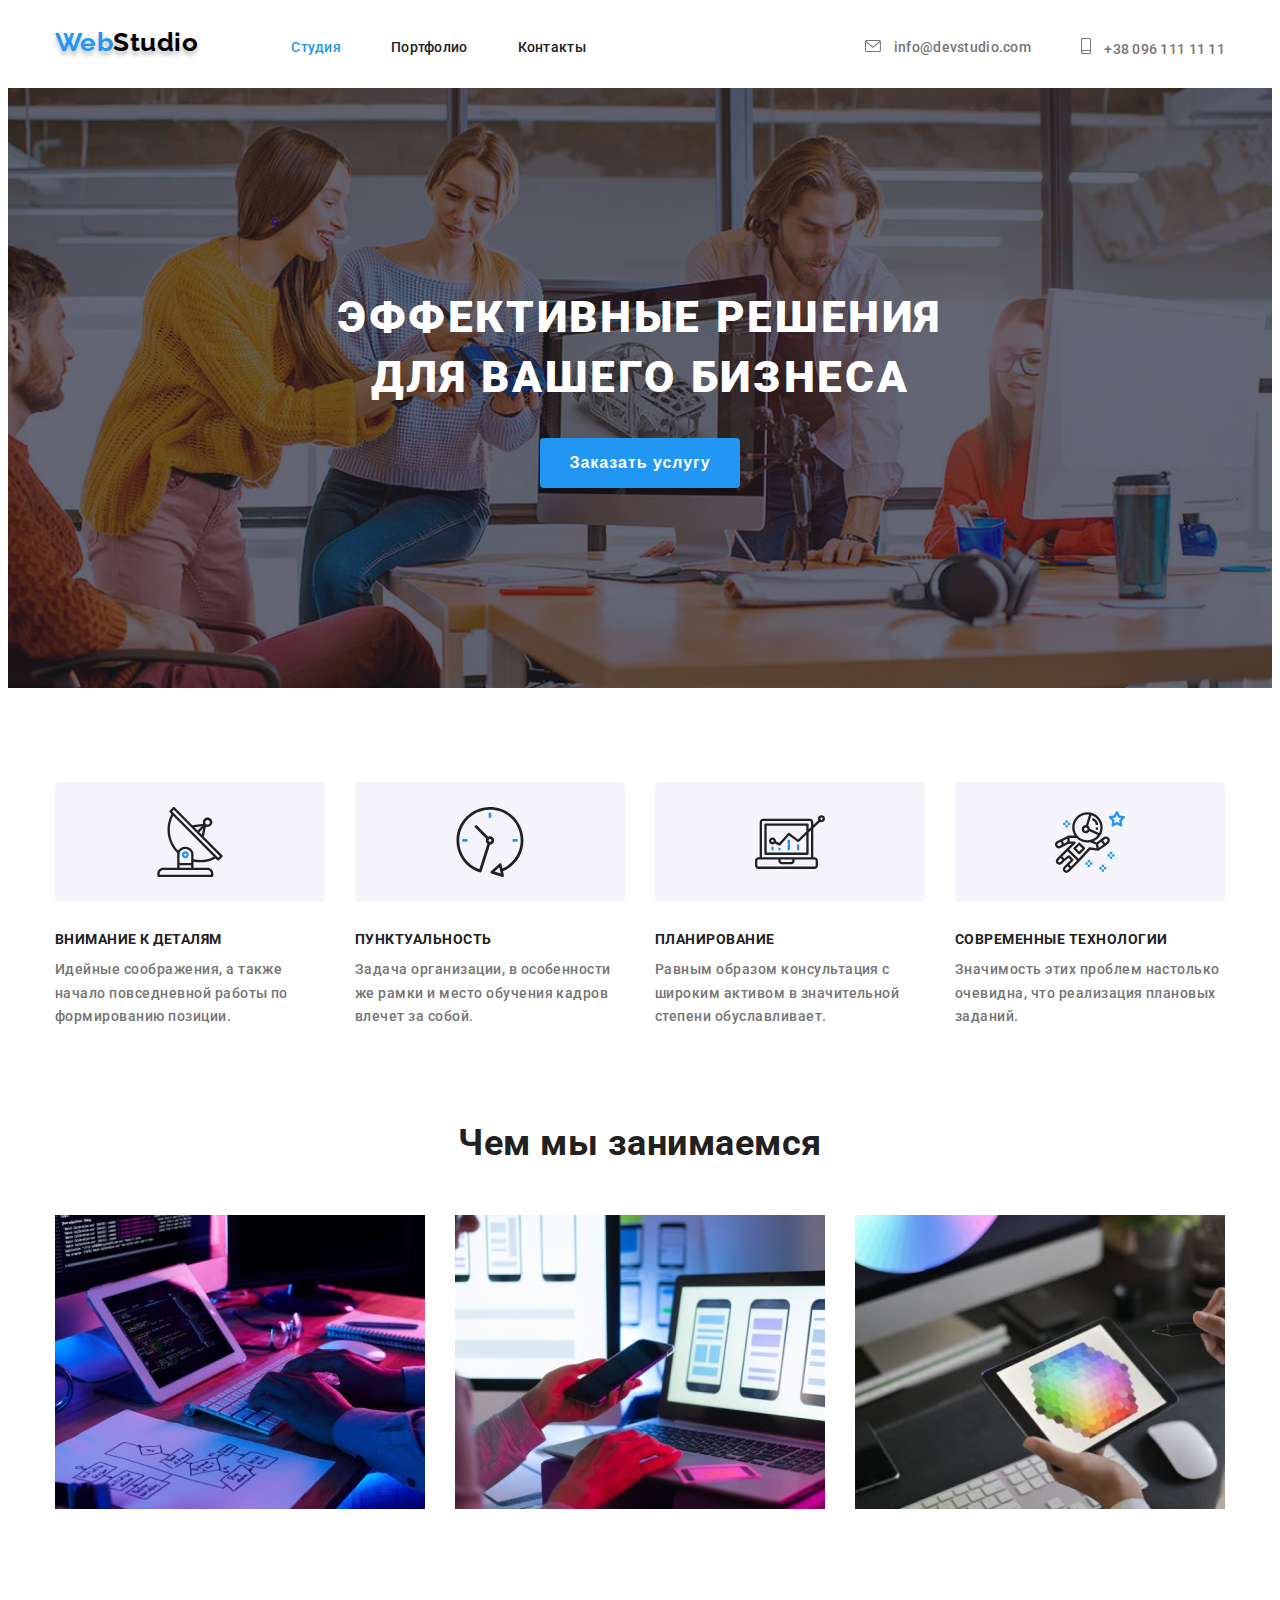
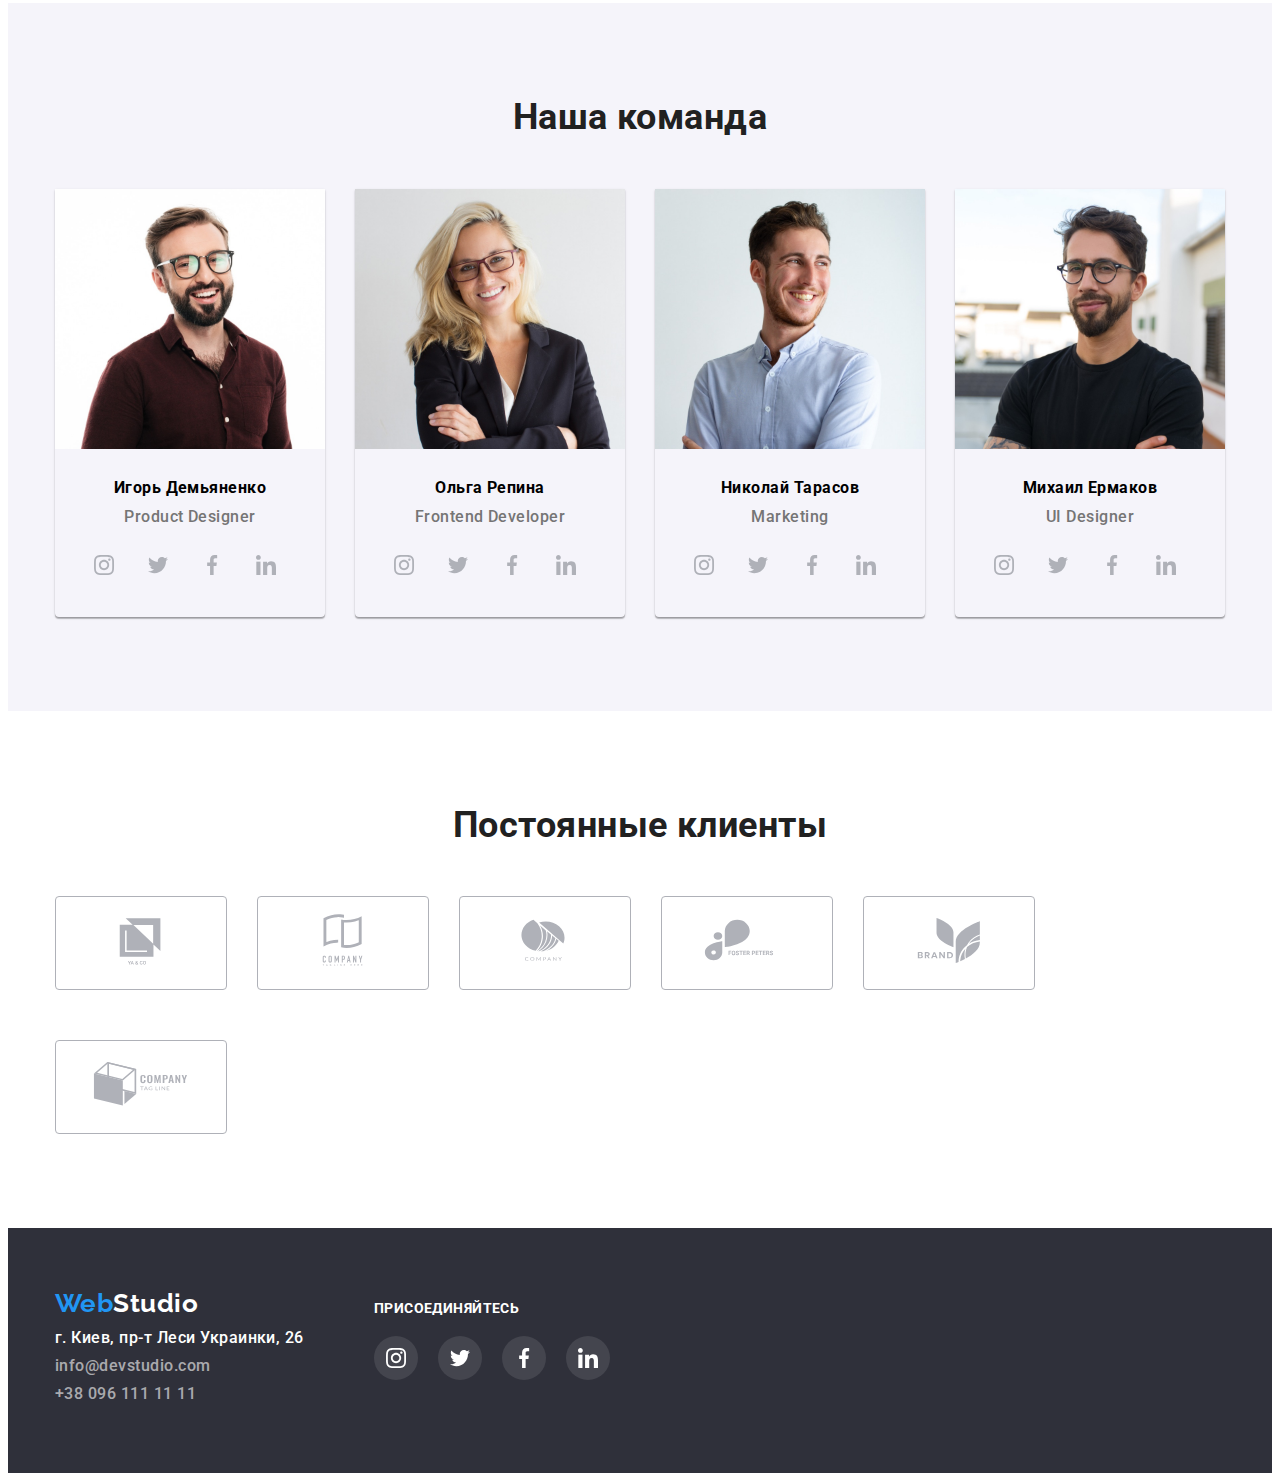
<file: index.html>
<!DOCTYPE html>
<html lang="ru">
  <head>
    <meta charset="UTF-8" />
    <meta http-equiv="X-UA-Compatible" content="IE=edge" />
    <meta name="viewport" content="width=device-width, initial-scale=1.0" />
    <link
      rel="stylesheet"
      href="https://cdnjs.cloudflare.com/ajax/libs/modern-normalize/1.0.0/modern-normalize.min.css"
      integrity="sha512-ISS7cAi1PEhQ8jnbJpJZMd29NlhNj4AWYyLOSp2CE/CsHxTCu+r+t0D2yoJudVrd0/8fTVPUVDzY5Tvli75u/g=="
      crossorigin="anonymous"
    />
    <link rel="stylesheet" href="./css/styles.css" />
    <link rel="preconnect" href="https://fonts.gstatic.com" />
    <link
      href="https://fonts.googleapis.com/css2?family=Raleway:wght@700&family=Roboto:wght@400;500;700;900&display=swap"
      rel="stylesheet"
    />
    <title>WebStudio</title>
  </head>
  <body class="body">
    <!-- Header -->
    <header>
      <div class="container main-nav">
        <nav class="main-nav">
          <a href="" class="linklogo"
            ><span class="weblogo">Web</span
            ><span class="studiologo">Studio</span></a
          >
          <ul class="list site-nav">
            <li class="menu-item">
              <a href="./index.html" class="menu-link studio current">Студия</a>
            </li>
            <li class="menu-item">
              <a href="./portfolio.html" class="menu-link portfolio"
                >Портфолио</a
              >
            </li>
            <li class="menu-item">
              <a href="" class="menu-link contacts-menu">Контакты</a>
            </li>
          </ul>
        </nav>
       
          <ul class="contacts list">
            <li class="contacts-item">
              <a href="mailto:info@devstudio.com" class="contact-link link">
                <svg class="icon-mail ">
                  <use href="./images/icons.svg#icon-envelope"></use>
                </svg>
                info@devstudio.com
              </a>
            </li>

            <li>
              <a href="tel:+38096111111" class="contact-link link">
                <svg class="icon-smartphone">
                  <use href="./images/icons.svg#icon-smartphone"></use>
                </svg>
                +38 096 111 11 11</a
              >
            </li>
          </ul>
     
      </div>
    </header>

    <!-- Main container -->
    <main>
      <section class="header-box section-pos">
        <div class="container">
          <h1 class="header-title title">
            Эффективные решения<br />
            для вашего бизнеса
          </h1>
          <button type="button" class="button button-order">
            Заказать услугу
          </button>
        </div>
      </section>

      <!-- Оur features -->

      <section class="features section-pos">
        <div class="container">
          <ul class="features-list list">
            <!-- Feature 1 -->
            <li class="features-item">
              <div class="thumb1">
                <svg class="icon">
                  <use href="./images/icons.svg#icon-antenna"></use>
                </svg>
              </div>
              <h3 class="features-title ">ВНИМАНИЕ К ДЕТАЛЯМ</h3>

              <p class="features-par">
                Идейные соображения, а также начало повседневной работы по
                формированию позиции.
              </p>
            </li>
            <!-- Feature 2 -->
            <li class="features-item">
              <div class="thumb1">
                <svg class="icon">
                  <use href="./images/icons.svg#icon-clock"></use>
                </svg>
              </div>
              <h3 class="features-title ">ПУНКТУАЛЬНОСТЬ</h3>

              <p class="features-par">
                Задача организации, в особенности же рамки и место обучения
                кадров влечет за собой.
              </p>
            </li>
            <!-- Feature 3 -->
            <li class="features-item">
              <div class="thumb1">
                <svg class="icon">
                  <use href="./images/icons.svg#icon-diagram"></use>
                </svg>
              </div>
              <h3 class="features-title ">ПЛАНИРОВАНИЕ</h3>
              <p class="features-par">
                Равным образом консультация с широким активом в значительной
                степени обуславливает.
              </p>
            </li>
            <!-- Feature 4 -->
            <li class="features-item">
              <div class="thumb1">
                <svg class="icon">
                  <use href="./images/icons.svg#icon-astronaut"></use>
                </svg>
              </div>
              <h3 class="features-title">СОВРЕМЕННЫЕ ТЕХНОЛОГИИ</h3>

              <p class="features-par">
                Значимость этих проблем настолько очевидна, что реализация
                плановых заданий.
              </p>
            </li>
          </ul>
        </div>
      </section>

      <!-- =============================WHAT WE DO=========================== -->
      <section class="what-we-do section-pos">
        <div class="container">
          <h2 class="what-we-do-title title">Чем мы занимаемся</h2>
          <ul class="what-we-do-list list">
            <li class="what-we-do-item">
              <img
                src="images/imglaptop1.jpg"
                alt="Написание кода"
                width="370"
                height="294"
              />
            </li>
            <li class="what-we-do-item">
              <img
                src="images/imglaptop2.jpg"
                alt="Телефон в руке"
                width="370"
                height="294"
              />
            </li>
            <li class="what-we-do-item">
              <img
                src="images/imgtablet3.jpg"
                alt="Цветовая палитра на планшете"
                width="370"
                height="294"
              />
            </li>
          </ul>
        </div>
      </section>

      <!-- ==================================Our team ==============================-->
      <section class="our-team section-pos">
        <div class="container">
          <h2 class="our-team-title title">Наша команда</h2>
          <ul class="our-team-list list">
            <!-- Igor -->
            <li class="our-team-item">
              <img
                class="our-team-img"
                width="270"
                height="260"
                src="images/imgigor1.jpg"
                alt=" Игорь Демьяненко"
              />
              <div class="our-team-content">
                <h3 class="our-team-name">Игорь Демьяненко</h3>
                <p class="our-team-job">Product Designer</p>
                <ul class="list social-list">
                  <li class="social-link-list">
                    <a href="" class="social-link-icon circle">
                      <svg class="team-soc-icon">
                        <use href="./images/icons.svg#icon-instagram"></use>
                      </svg>
                    </a>
                  </li>

                  <li class="social-link-list">
                    <a href="" class="social-link-icon circle">
                      <svg class="team-soc-icon">
                        <use href="./images/icons.svg#icon-twitter"></use>
                      </svg>
                    </a>
                  </li>

                  <li class="social-link-list">
                    <a href="" class="social-link-icon circle">
                      <svg class="team-soc-icon">
                        <use href="./images/icons.svg#icon-facebook"></use>
                      </svg>
                    </a>
                  </li>

                  <li class="social-link-list">
                    <a href="" class="social-link-icon circle">
                      <svg class="team-soc-icon">
                        <use href="./images/icons.svg#icon-linkedin"></use>
                      </svg>
                    </a>
                  </li>
                </ul>
              </div>
            </li>
            <!-- Olga -->
            <li class="our-team-item">
              <img
                class="our-team-img"
                src="images/imgolga2.jpg"
                alt=" Ольга Репина"
                width="270"
                height="260"
              />
              <div class="our-team-content">
                <h3 class="our-team-name">Ольга Репина</h3>
                <p class="our-team-job">Frontend Developer</p>
                <ul class="list social-list">
                  <li class="social-link-list">
                    <a href="" class="social-link-icon circle">
                      <svg class="team-soc-icon">
                        <use href="./images/icons.svg#icon-instagram"></use>
                      </svg>
                    </a>
                  </li>

                  <li class="social-link-list">
                    <a href="" class="social-link-icon circle">
                      <svg class="team-soc-icon">
                        <use href="./images/icons.svg#icon-twitter"></use>
                      </svg>
                    </a>
                  </li>

                  <li class="social-link-list">
                    <a href="" class="social-link-icon circle">
                      <svg class="team-soc-icon">
                        <use href="./images/icons.svg#icon-facebook"></use>
                      </svg>
                    </a>
                  </li>

                  <li class="social-link-list">
                    <a href="" class="social-link-icon circle">
                      <svg class="team-soc-icon">
                        <use href="./images/icons.svg#icon-linkedin"></use>
                      </svg>
                    </a>
                  </li>
                </ul>
              </div>
            </li>
            <!-- Nikola -->
            <li class="our-team-item">
              <img
                class="our-team-img"
                src="images/imgnikola3.jpg"
                alt=" Николай Тарасов"
                width="270"
                height="260"
              />
              <div class="our-team-content">
                <h3 class="our-team-name">Николай Тарасов</h3>
                <p class="our-team-job">Marketing</p>
                <ul class="list social-list">
                  <li class="social-link-list">
                    <a href="" class="social-link-icon circle">
                      <svg class="team-soc-icon">
                        <use href="./images/icons.svg#icon-instagram"></use>
                      </svg>
                    </a>
                  </li>

                  <li class="social-link-list">
                    <a href="" class="social-link-icon circle">
                      <svg class="team-soc-icon">
                        <use href="./images/icons.svg#icon-twitter"></use>
                      </svg>
                    </a>
                  </li>

                  <li class="social-link-list">
                    <a href="" class="social-link-icon circle">
                      <svg class="team-soc-icon">
                        <use href="./images/icons.svg#icon-facebook"></use>
                      </svg>
                    </a>
                  </li>

                  <li class="social-link-list">
                    <a href="" class="social-link-icon circle">
                      <svg class="team-soc-icon">
                        <use href="./images/icons.svg#icon-linkedin"></use>
                      </svg>
                    </a>
                  </li>
                </ul>
              </div>
            </li>
            <!-- Misha -->
            <li class="our-team-item">
              <img
                class="our-team-img"
                src="images/imgmisha4.jpg"
                alt=" Михаил Ермаков"
                height="260"
                width="270"
              />
              <div class="our-team-content">
                <h3 class="our-team-name">Михаил Ермаков</h3>
                <p class="our-team-job">UI Designer</p>
                <ul class="list social-list">
                  <li class="social-link-list">
                    <a href="" class="social-link-icon circle">
                      <svg class="team-soc-icon">
                        <use href="./images/icons.svg#icon-instagram"></use>
                      </svg>
                    </a>
                  </li>

                  <li class="social-link-list">
                    <a href="" class="social-link-icon circle">
                      <svg class="team-soc-icon">
                        <use href="./images/icons.svg#icon-twitter"></use>
                      </svg>
                    </a>
                  </li>

                  <li class="social-link-list">
                    <a href="" class="social-link-icon circle">
                      <svg class="team-soc-icon">
                        <use href="./images/icons.svg#icon-facebook"></use>
                      </svg>
                    </a>
                  </li>

                  <li class="social-link-list">
                    <a href="" class="social-link-icon circle">
                      <svg class="team-soc-icon">
                        <use href="./images/icons.svg#icon-linkedin"></use>
                      </svg>
                    </a>
                  </li>
                </ul>
              </div>
            </li>
          </ul>
        </div>
      </section>
    </main>
    <!-- ======================== CLIENTS-============ -->
 <section class="clients">
        <div class="container section-pos">
          <h2 class="title">Постоянные клиенты</h2>
          <ul class="clients-list list">
            <li class="item"item>
              <div class="thumb">
                <a href="" class="logo-focus">
                  <svg class="clients-logo">
                    <use href="./images/icons.svg#icon-Logo"></use>
                  </svg>
                </a>
              </div>
            </li>
            
            <li class="item" >
              <div class="thumb">
                <a href="" class="logo-focus">
                  <svg class="clients-logo">
                  <use href="./images/icons.svg#icon-Logo2"></use>
                  </svg>
                </a>
              </div>
             </li>

            <li class="item" >
              <div class="thumb">
                <a href="" class="logo-focus">
                  <svg class="clients-logo">
                    <use href="./images/icons.svg#icon-Logo3"></use>
                  </svg>
                </a>
              </div> 
            </li>
            <li class="item" >
              <div class="thumb">
                <a href="" class="logo-focus">
                  <svg class="clients-logo">
                    <use href="./images/icons.svg#icon-Logo4"></use>
                  </svg>
                </a>
              </div>
            </li>

            <li class="item" >
              <div class="thumb">
                <a href="" class="logo-focus">
                  <svg class="clients-logo">
                    <use href="./images/icons.svg#icon-Logo5"></use>
                  </svg>
                </a>
              </div>
            </li>

            <li class="item" >
              <div class="thumb">
                <a href="" class="logo-focus">
                  <svg class="clients-logo">
                    <use href="./images/icons.svg#icon-Logo6"></use>
                  </svg>
                </a>
              </div>
            </li>
    </ul>
        </div>
        
      </section>
    </main>
    <!-- ==================Footer===================== -->
    <footer class="footer section-pos">
      <div class="container footer-cont">
         <div class="footer-left-side">
        <a href="./index.html" class="linklogo linklogo-footer">
          <span class="weblogo-footer">Web</span
          ><span class="studiologo-white">Studio</span>
        </a>
       
        <address class="address">
          <ul class="adress-list list">
            <li class="adress-item">
              <p class="adress-p">г. Киев, пр-т Леси Украинки, 26</p>
            </li>
            <li class="adress-item">
              <a href="mailto:info@devstudio.com" class="adress-contact link"
                >info@devstudio.com</a
              >
            </li>
            <li class="adress-item">
              <a href="tel:+380961111111" class="adress-contact link"
                >+38 096 111 11 11</a
              >
            </li>
          </ul>
        </address>
        </div>
        <div class="join">
          <p class="join-title">присоединяйтесь</p>
          <ul class="join-list list">
            <li class="join-item">
               <a class="join-icon" href="">
                <svg class="join-icon-logo">
   
                  <use href="./images/icons.svg#icon-instagram2">
                    
                  </use>
                </svg>
              </a>
            </li>
            <li class="join-item">
               <a class="join-icon" href="">
                <svg class="join-icon-logo">
                  <use href="./images/icons.svg#icon-twitter2">
                  </use>
                </svg>
              </a>
            </li>
            <li class="join-item">
               <a class="join-icon" href="">
                <svg class="join-icon-logo">
                  <use href="./images/icons.svg#icon-facebook2">
                  </use>
                </svg>
              </a>
            </li>
            <li class="join-item">
               <a class="join-icon" href="">
                <svg class="join-icon-logo">
                  <use href="./images/icons.svg#icon-linkedin2">
                  </use>
                </svg>
              </a>
            </li>
          </ul>
        </div>
      </div>
    </footer>
  </body>
</html>
</file>
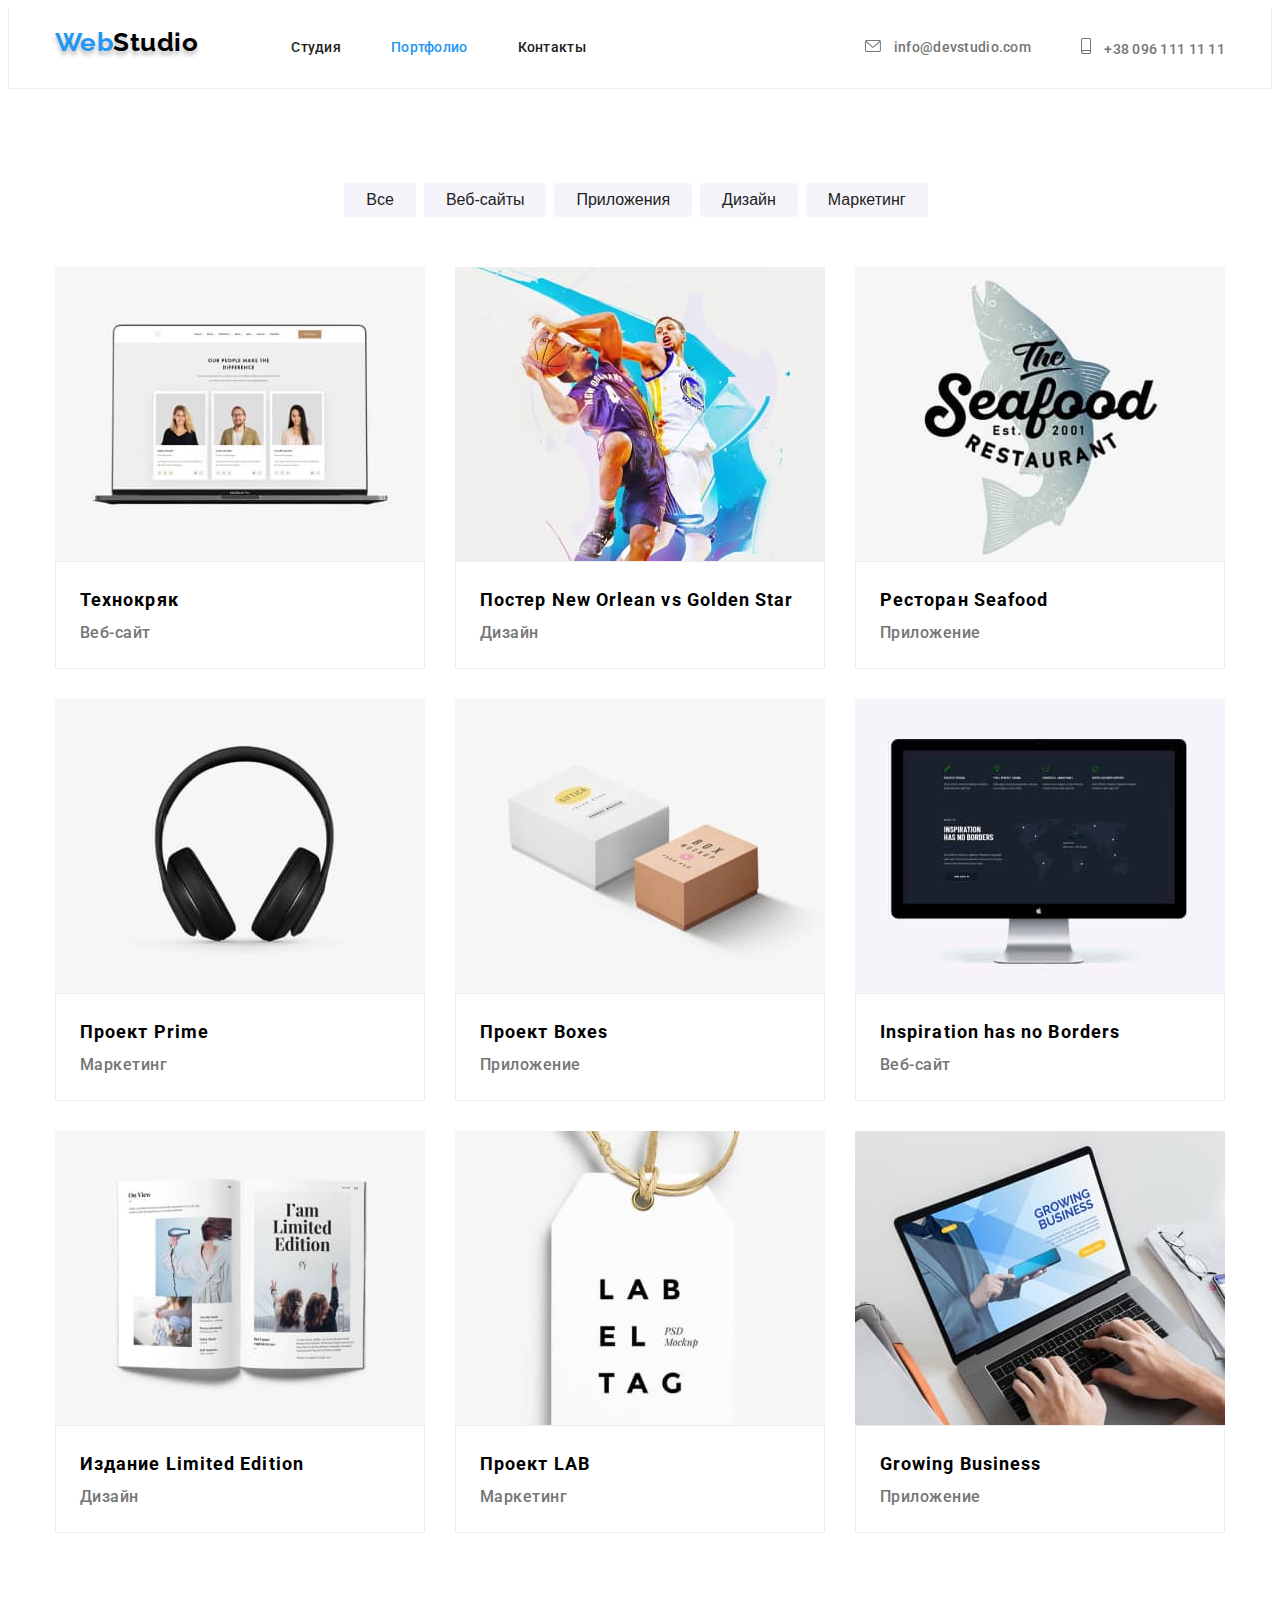
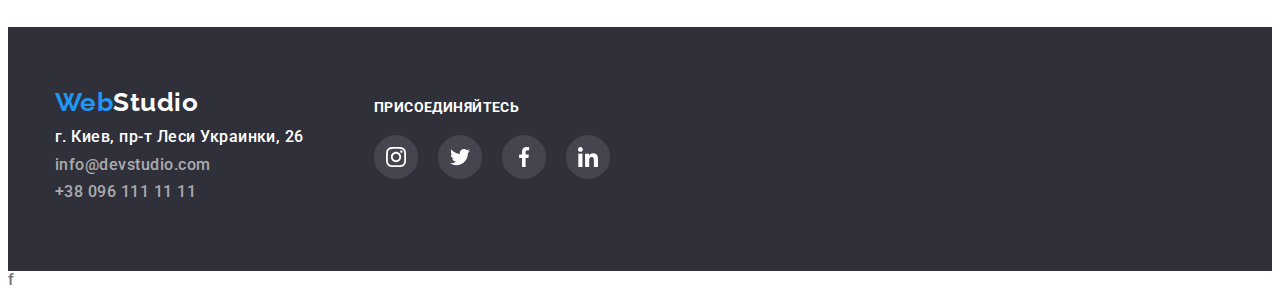
<file: portfolio.html>
<!DOCTYPE html>
<html lang="en">
  <head>
    <meta charset="UTF-8" />
    <meta http-equiv="X-UA-Compatible" content="IE=edge" />
    <meta name="viewport" content="width=device-width, initial-scale=1.0" />
    <link
      rel="stylesheet"
      href="https://cdnjs.cloudflare.com/ajax/libs/modern-normalize/1.0.0/modern-normalize.min.css"
      integrity="sha512-ISS7cAi1PEhQ8jnbJpJZMd29NlhNj4AWYyLOSp2CE/CsHxTCu+r+t0D2yoJudVrd0/8fTVPUVDzY5Tvli75u/g=="
      crossorigin="anonymous"
    />
    <link rel="stylesheet" href="./css/styles.css" />
    <link rel="preconnect" href="https://fonts.gstatic.com" />
    <link
      href="https://fonts.googleapis.com/css2?family=Raleway:wght@700&family=Roboto:wght@400;500;700;900&display=swap"
      rel="stylesheet"
    />

    <title>WebStudio</title>
  </head>
  <body class="body">
    <!-- Header -->
    <header class="outline">
      <div class="container main-nav">
        <nav class="main-nav">
          <a href="" class="linklogo"
            ><span class="weblogo">Web</span
            ><span class="studiologo">Studio</span></a
          >
          <ul class="list site-nav">
            <li class="menu-item">
              <a href="./index.html" class="menu-link studio">Студия</a>
            </li>
            <li class="menu-item">
              <a href="./portfolio.html" class="menu-link portfolio current"
                >Портфолио</a
              >
            </li>
            <li class="menu-item">
              <a href="" class="menu-link contacts-menu">Контакты</a>
            </li>
          </ul>
        </nav>
        <div class="contacts-head">
          <ul class="contacts list">
            <li class="contacts-item">
              <a href="mailto:info@devstudio.com" class="contact-link link">
                <svg class="icon-mail">
                  <use href="./images/icons.svg#icon-envelope"></use>
                </svg>
                info@devstudio.com
              </a>
            </li>

            <li>
              <a href="tel:+38096111111" class="contact-link link">
                <svg class="icon-smartphone">
                  <use href="./images/icons.svg#icon-smartphone"></use>
                </svg>
                +38 096 111 11 11</a
              >
            </li>
          </ul>
        </div>
      </div>
    </header>
    <main>
      <!-- Filters -->
      <div class="filters section-pos">
        <div class="container">
          <ul class="filters-list list">
            <li class="filters-item">
              <button type="button" class="filters-button button-all">
                Все
              </button>
            </li>
            <li class="filters-item">
              <button type="button" class="filters-button button-web">
                Веб-сайты
              </button>
            </li>
            <li class="filters-item">
              <button type="button" class="filters-button button-app">
                Приложения
              </button>
            </li>
            <li class="filters-item">
              <button type="button" class="filters-button button-design">
                Дизайн
              </button>
            </li>
            <li class="filters-item">
              <button type="button" class="filters-button button-marketing">
                Маркетинг
              </button>
            </li>
          </ul>
        </div>
      </div>
      <!-- ========================Portfolio projects===============-->
      <section class="portfolio-projects section-pos">
        <div class="container">
          <ul class="portfolio-list list">
            <li class="portfolio-item">
              <a href="">
                <img
                  src="./images/imgtech1.jpg"
                  alt="laptop with open web-page"
                  width="370"
                  height="294"
                />
              </a>
              <div class="portfolio-content">
                <h4 class="portfolio-title">Технокряк</h4>
                <p class="portfolio-desk">Веб-сайт</p>
              </div>
            </li>
            <li class="portfolio-item">
              <a href="">
                <img
                  src="./images/imgposter2.jpg"
                  alt="poster New Orlean vs Golden Star"
                  width="370"
                  height="294"
              /></a>
              <div class="portfolio-content">
                <h4 class="portfolio-title">
                  Постер New Orlean vs Golden Star
                </h4>
                <p class="portfolio-desk">Дизайн</p>
              </div>
            </li>
            <li class="portfolio-item">
              <a href=""
                ><img
                  src="./images/imgseafood3.jpg"
                  alt="poster seafood restaurant"
                  width="370"
                  height="294"
              /></a>
              <div class="portfolio-content">
                <h4 class="portfolio-title">Ресторан Seafood</h4>
                <p class="portfolio-desk">Приложение</p>
              </div>
            </li>
            <li class="portfolio-item">
              <a href=""
                ><img
                  src="./images/imgprime4.jpg"
                  alt="headphones"
                  width="370"
                  height="294"
              /></a>
              <div class="portfolio-content">
                <h4 class="portfolio-title">Проект Prime</h4>
                <p class="portfolio-desk">Маркетинг</p>
              </div>
            </li>
            <li class="portfolio-item">
              <a href=""
                ><img
                  src="./images/imgbox5jpg.jpg"
                  alt="Boxes"
                  width="370"
                  height="294"
              /></a>
              <div class="portfolio-content">
                <h4 class="portfolio-title">Проект Boxes</h4>
                <p class="portfolio-desk">Приложение</p>
              </div>
            </li>
            <li class="portfolio-item">
              <a href="">
                <img
                  src="./images/imginspiration6.jpg"
                  alt="display"
                  width="370"
                  height="294"
              /></a>
              <div class="portfolio-content">
                <h4 class="portfolio-title">Inspiration has no Borders</h4>
                <p class="portfolio-desk">Веб-сайт</p>
              </div>
            </li>
            <li class="portfolio-item">
              <a href=""
                ><img
                  src="./images/imglimitededition7.jpg"
                  alt="magazine"
                  width="370"
                  height="294"
              /></a>
              <div class="portfolio-content">
                <h4 class="portfolio-title">Издание Limited Edition</h4>
                <p class="portfolio-desk">Дизайн</p>
              </div>
            </li>
            <li class="portfolio-item">
              <a href="">
                <img
                  src="./images/imglab8.jpg"
                  alt="lab logo"
                  width="370"
                  height="294"
              /></a>
              <div class="portfolio-content">
                <h4 class="portfolio-title">Проект LAB</h4>
                <p class="portfolio-desk">Маркетинг</p>
              </div>
            </li>
            <li class="portfolio-item">
              <a href=""
                ><img
                  src="./images/imggrowbis9.jpg"
                  alt="laptop with open web-page"
                  width="370"
                  height="294"
              /></a>
              <div class="portfolio-content">
                <h4 class="portfolio-title">Growing Business</h4>
                <p class="portfolio-desk">Приложение</p>
              </div>
            </li>
          </ul>
        </div>
      </section>
    </main>
    <!-- Footer -->
    <footer class="footer section-pos">
      <div class="container footer-cont">
        <div class="footer-left-side">
          <a href="./index.html" class="linklogo linklogo-footer">
            <span class="weblogo-footer">Web</span
            ><span class="studiologo-white">Studio</span>
          </a>

          <address class="address">
            <ul class="adress-list list">
              <li class="adress-item">
                <p class="adress-p">г. Киев, пр-т Леси Украинки, 26</p>
              </li>
              <li class="adress-item">
                <a href="mailto:info@devstudio.com" class="adress-contact link"
                  >info@devstudio.com</a
                >
              </li>
              <li class="adress-item">
                <a href="tel:+380961111111" class="adress-contact link"
                  >+38 096 111 11 11</a
                >
              </li>
            </ul>
          </address>
        </div>
        <div class="join">
          <p class="join-title">присоединяйтесь</p>
          <ul class="join-list list">
            <li class="join-item">
              <a class="join-icon" href="">
                <svg class="join-icon-logo">
                  <use href="./images/icons.svg#icon-instagram2"></use>
                </svg>
              </a>
            </li>
            <li class="join-item">
              <a class="join-icon" href="">
                <svg class="join-icon-logo">
                  <use href="./images/icons.svg#icon-twitter2"></use>
                </svg>
              </a>
            </li>
            <li class="join-item">
              <a class="join-icon" href="">
                <svg class="join-icon-logo">
                  <use href="./images/icons.svg#icon-facebook2"></use>
                </svg>
              </a>
            </li>
            <li class="join-item">
              <a class="join-icon" href="">
                <svg class="join-icon-logo">
                  <use href="./images/icons.svg#icon-linkedin2"></use>
                </svg>
              </a>
            </li>
          </ul>
        </div>
      </div>
    </footer>
    f
  </body>
</html>
</file>
<file: css/styles.css>
:root {
  --txt-title-color: #212121;
  --txt-nav-color: #000;
  --txt-main-color: #757575;
  --c-footer-color: #2f303a;
  --c-accent-color: #2196f3;
  --c-background-color: #fff;
  --c-banner-color: #2f303a;
}
/* Сброс стандартных настроек */
h1,
h2,
h3,
h4,
h5,
h6,
p {
  margin: 0;
}

ul,
ol {
  margin: 0;
  padding: 0;
}

img {
  display: block;
  width: 100%;
  height: auto;
}
.list {
  list-style: none;
  margin: 0;
  padding: 0;
}
.link {
  text-decoration: none;
}
.section-pos {
  padding-top: 94px;
  padding-bottom: 94px;
}
.title {
  font-weight: 700;
  color: #212121;
  text-align: center;
  font-size: 36px;
  line-height: 1.16;
  color: var(--txt-title-color);
  margin-bottom: 50px;
  text-align: center;
}

.body {
  font-family: "Roboto", sans-serif;
  letter-spacing: 0.03em;
  font-size: 16px;
  line-height: 1.18;
  color: var(--txt-main-color);
  font-weight: 500;
}
/* ===================Контейнер для основного контента============ */
.container {
  width: 1200px;
  padding-left: 15px;
  padding-right: 15px;
  margin: auto;
  box-sizing: border-box;
}

/* -------------HEADER------------ */
.outline {
  border: 1px solid #eeeeee;
  border-top: none;
}

.main-nav {
  display: flex;
  align-items: center;
  justify-content: space-between;
}

.site-nav {
  display: flex;
  margin-left: 93px;
  color: var(--txt-nav-color);
  line-height: 1.14em;
  letter-spacing: 0.02em;
  font-weight: 500;
  font-size: 14px;
}
.icon-mail {
  width: 16px;
  height: 12px;
  margin-right: 10px;
  fill: #757575;
}
.icon-smartphone {
  width: 10px;
  height: 16px;
  margin-right: 10px;
  fill: #757575;
}
.contacts-item,
.menu-item:not(:last-child) {
  margin-right: 50px;
}
.site-nav .menu-link:hover,
.site-nav .menu-link:focus {
  color: var(--c-accent-color);
}
.site-nav .studio.current {
  color: var(--c-accent-color);
}
.site-nav .portfolio.current {
  color: var(--c-accent-color);
}
.menu-link {
  display: block;
  padding-top: 32px;
  padding-bottom: 32px;
}
.contacts {
  display: flex;
}
.contacts .contact-link:hover .icon-mail,
.contacts .contact-link:hover .icon-smartphone,
.contacts .contact-link:focus .icon-mail,
.contacts .contact-link:focus .icon-smartphone {
  fill: var(--c-accent-color);
}
.contact-link:hover,
.contact-link:focus {
  color: var(--c-accent-color);
}

.header {
  background-color: var(--c-background-color);
}

/* LOGO */
.linklogo {
  text-decoration: none;
  font-family: "Raleway", sans-serif;
  font-weight: 700;
  font-size: 26px;
  line-height: 31px;
  /* letter-spacing: 0.03em; */
}
.weblogo {
  color: #2196f3;
  text-shadow: 0px 4px 4px rgba(0, 0, 0, 0.25);
}
.studiologo {
  text-shadow: 0px 4px 4px rgba(0, 0, 0, 0.25);
  color: var(--txt-nav-color);
}
.studiologo-white {
  color: var(--c-background-color);
}
.weblogo-footer {
  color: var(--c-accent-color);
}
.menu {
  color: var(--txt-nav-color);
}
.menu-link {
  text-decoration: none;
  font-size: 14px;
  line-height: 1.14;
  letter-spacing: 0.02em;
  color: var(--txt-title-color);
}

.contact-link {
  text-decoration: none;
  font-size: 14px;
  line-height: 1.14;
  letter-spacing: 0.02em;
  color: var(--txt-main-color);
}

/* -------------------------------Main--------------------------------------- */

.section-pos.header-box {
  background: #2f303a;
  background-image: linear-gradient(
      rgba(47, 48, 58, 0.4),
      rgba(47, 48, 58, 0.4)
    ),
    url("../images/Imgbackground.jpg");

  background-repeat: no-repeat;
  background-position: center;
  background-size: cover;
  margin: 0 auto;
  text-align: center;
  padding-top: 200px;
  padding-bottom: 200px;
}

.header-title {
  margin-bottom: 30px;
  margin-top: 0px;
  color: var(--c-background-color);
  text-transform: uppercase;
  font-weight: 900;
  font-size: 44px;
  line-height: 1.36em;
  letter-spacing: 0.06em;
}
.button {
  font-weight: 700;
  font-size: 16px;
  line-height: 1.87;
  letter-spacing: 0.06em;
  border: none;
  color: var(--c-background-color);
  margin-left: auto;
  margin-right: auto;
  /* padding: 10px 32px; */
}
.button:hover,
.button:focus {
  cursor: pointer;
}
.button-order {
  width: 200px;
  height: 50px;
  background: var(--c-accent-color);
  box-shadow: 0px 4px 4px rgba(0, 0, 0, 0.15);
  border-radius: 4px;
}

/* ------------------------------FEATURES-------------------------------- */
.features-list .thumb1 {
  display: flex;
  justify-content: center;
  align-items: center;
  width: 100%;
  height: 120px;
  background: #f5f4fa;
  border-radius: 4px;
  margin-bottom: 30px;
}
.icon {
  width: 70px;
  height: 70px;
  background-position: center;

  align-items: center;
}
.section-pos.features {
  padding-bottom: 0px;
}
.features-list {
  display: flex;
  flex-wrap: wrap;
  margin-left: -30px;
  margin-top: 0px;
}

.features-item {
  flex-basis: calc((100% - 120px) / 4);
  margin-left: 30px;
  margin-top: 0px;
}

.features-title {
  font-weight: 700;
  font-size: 14px;
  line-height: 1.14;
  margin-bottom: 10px;
  text-transform: uppercase;
  color: var(--txt-title-color);
}
.features-par {
  font-size: 14px;
  line-height: 1.71;
  color: var(--txt-main-color);
}
/* ====================================What we do================================= */

.what-we-do-title {
  font-weight: 700;
  font-size: 36px;
  line-height: 1.16;
  margin-bottom: 50px;
  text-align: center;
}
.what-we-do-list {
  display: flex;
  flex-wrap: wrap;
  margin-left: -30px;
  margin-top: -30px;
}
.what-we-do-item {
  flex-basis: calc((100% - 90px) / 3);
  margin-left: 30px;
  margin-top: 30px;
}

/* =================================OUR TEAM=============================== */

.our-team {
  background: #f5f4fa;
}
.our-team-title {
  font-weight: 700;
  font-size: 36px;
  line-height: 1.16;
  color: var(--txt-title-color);
  margin-bottom: 50px;
  text-align: center;
}
.our-team-list .our-team-item {
  flex-basis: calc((100% - 120px) / 4);
  margin-left: 30px;
  margin-top: 30px;
}
.our-team-list {
  display: flex;
  flex-wrap: wrap;
  margin-left: calc(-1 * 30px);
  margin-top: calc(-1 * 30px);
}
.our-team-item {
  /* background-color: #ffffff; */
  box-shadow: 0px 1px 3px rgba(0, 0, 0, 0.12), 0px 1px 1px rgba(0, 0, 0, 0.14),
    0px 2px 1px rgba(0, 0, 0, 0.2);
  border-radius: 0px 0px 4px 4px;
}

.our-team-content {
  padding-top: 30px;
  padding-bottom: 30px;
}

.our-team-name {
  /* font-weight: 500; */
  font-size: 16px;
  line-height: 1.18;
  color: var(--txt-nav-color);
  text-align: center;
  margin-bottom: 10px;
}
.our-team-job {
  font-size: 16px;
  line-height: 1.18;
  color: var(--txt-main-color);
  text-align: center;
}
.social-list {
  display: flex;
  justify-content: center;
  margin-top: 16px;
}

.social-link-list .circle {
  display: flex;
  margin-right: 10px;
  align-items: center;
  height: 44px;
  width: 44px;
  fill: #afb1b8;
  background-size: 20px;
  border-radius: 50%;
}
.team-soc-icon {
  height: 20px;
}

.circle:hover,
.circle:focus {
  background-color: var(--c-accent-color);
  fill: #ffffff;
}
/* =================CLIENTS============================== */
.clients-list {
  display: flex;
  flex-wrap: wrap;

  margin-left: -30px;
  margin-top: -50px;
}
.clients-list .item {
  display: flex;
  flex-basis: calc(100% / 6 - 30px);
  margin-left: 30px;
  margin-top: 50px;
}
.item .thumb {
  display: flex;

  justify-content: center;
  align-items: center;

  border: 1px solid #afb1b8;
  border-radius: 4px;
  width: 170px;
  height: 92px;
}
.item .clients-logo {
  width: 106px;
  height: 60px;
  fill: #afb1b8;

  cursor: pointer;
}
.item .thumb:hover .clients-logo,
.logo-focus:focus .clients-logo {
  /*  */
  fill: var(--c-accent-color);
}
.item .thumb:hover .item .thumb:focus {
  border: 1px solid #2196f3;
  border-radius: 4px;
}
/* ========================FOOTER======================================= */
.footer {
  background: var(--c-footer-color);
}
.section-pos.footer {
  padding-top: 60px;
  padding-bottom: 60px;
}

.linklogo {
  display: block;
  padding-bottom: 10px;
}
.footer-cont {
  display: flex;
}
.footer-left-side {
  display: flex;
  flex-direction: column;
  margin-right: 70px;
}

.adress {
  font-size: 14px;
  line-height: 1.71;
}
.adress-item {
  margin-bottom: 9px;
}
.adress-p {
  color: #ffffff;
  font-style: normal;
}
.adress-contact {
  color: rgba(255, 255, 255, 0.6);
  font-style: normal;
}
.join {
  display: flex;
  flex-direction: column;
  padding-top: 12px;
}
.join-title {
  font-style: normal;
  font-weight: bold;
  font-size: 14px;
  line-height: 16px;
  letter-spacing: 0.03em;
  text-transform: uppercase;

  color: #ffffff;
}
.join-list {
  display: flex;
}
.join-item {
  margin-right: 10px;
  margin-top: 20px;
}
.join-icon {
  display: flex;
  align-items: center;
  justify-content: center;
  width: 44px;
  height: 44px;
  background: rgba(255, 255, 255, 0.1);
  border-radius: 50%;
  margin-right: 10px;
}
.join-icon-logo {
  width: 20px;
  height: 20px;
  fill: rgb(255, 255, 255, 0.1);
}
.join-icon:hover,
.join-icon:focus {
  background: #2196f3;
}
/* ======================================PORTFOLIO============================ */
.section-pos.filters {
  padding-bottom: 50px;
}
.filters-list {
  display: flex;
  justify-content: center;
}
.filters-item {
  margin-right: 8px;
}
.filters-button {
  display: block;
  font-weight: 500;
  font-size: 16px;
  color: #212121;
  background: #f5f4fa;
  border-radius: 4px;
  border: none;
  padding: 8px 22px;
}
.filters-button:hover,
.filters-button:focus {
  cursor: pointer;
  background-color: #2196f3;
  color: white;
  box-shadow: 0px 3px 1px rgba(0, 0, 0, 0.1), 0px 1px 2px rgba(0, 0, 0, 0.08),
    0px 2px 2px rgba(0, 0, 0, 0.12);
}
/* ==========================PORTFOLIO========================= */
.portfolio-projects {
  padding-top: 0px;
}
.portfolio-list {
  display: flex;
  flex-wrap: wrap;
  margin-left: -30px;
  margin-top: -30px;
}
.portfolio-item {
  flex-basis: calc((100% - 90px) / 3);
  margin-left: 30px;
  margin-top: 30px;
}
.portfolio-item:hover,
.portfolio-item:focus {
  box-shadow: 0px 1px 1px rgba(0, 0, 0, 0.12), 0px 4px 4px rgba(0, 0, 0, 0.06),
    1px 4px 6px rgba(0, 0, 0, 0.16);

  cursor: pointer;
}
.portfolio-content {
  padding: 20px 24px;
  border: 1px solid #eeeeee;
}
.portfolio-title {
  font-weight: 700;
  font-size: 18px;
  line-height: 2;
  letter-spacing: 0.06em;
  color: #000;
}
.portfolio-desk {
  font-size: 16px;
  line-height: 1.87;
}
</file>
